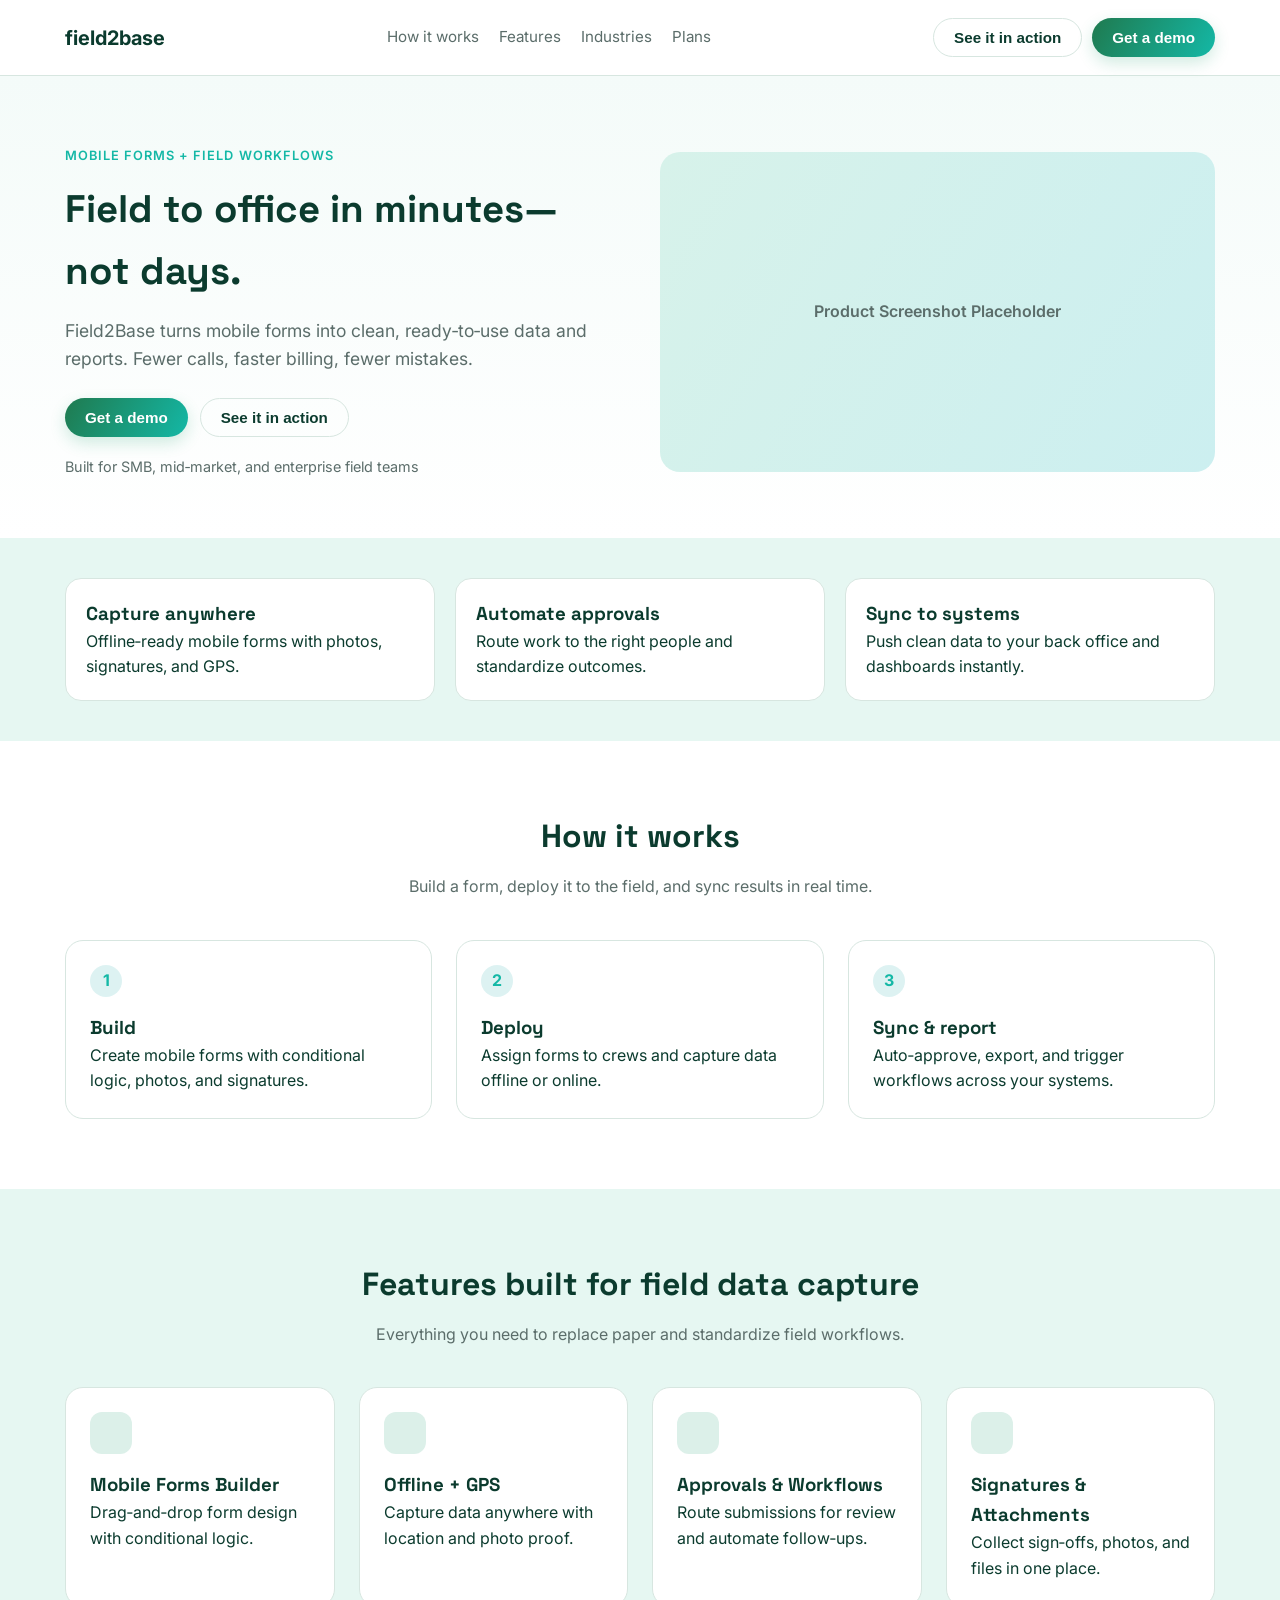
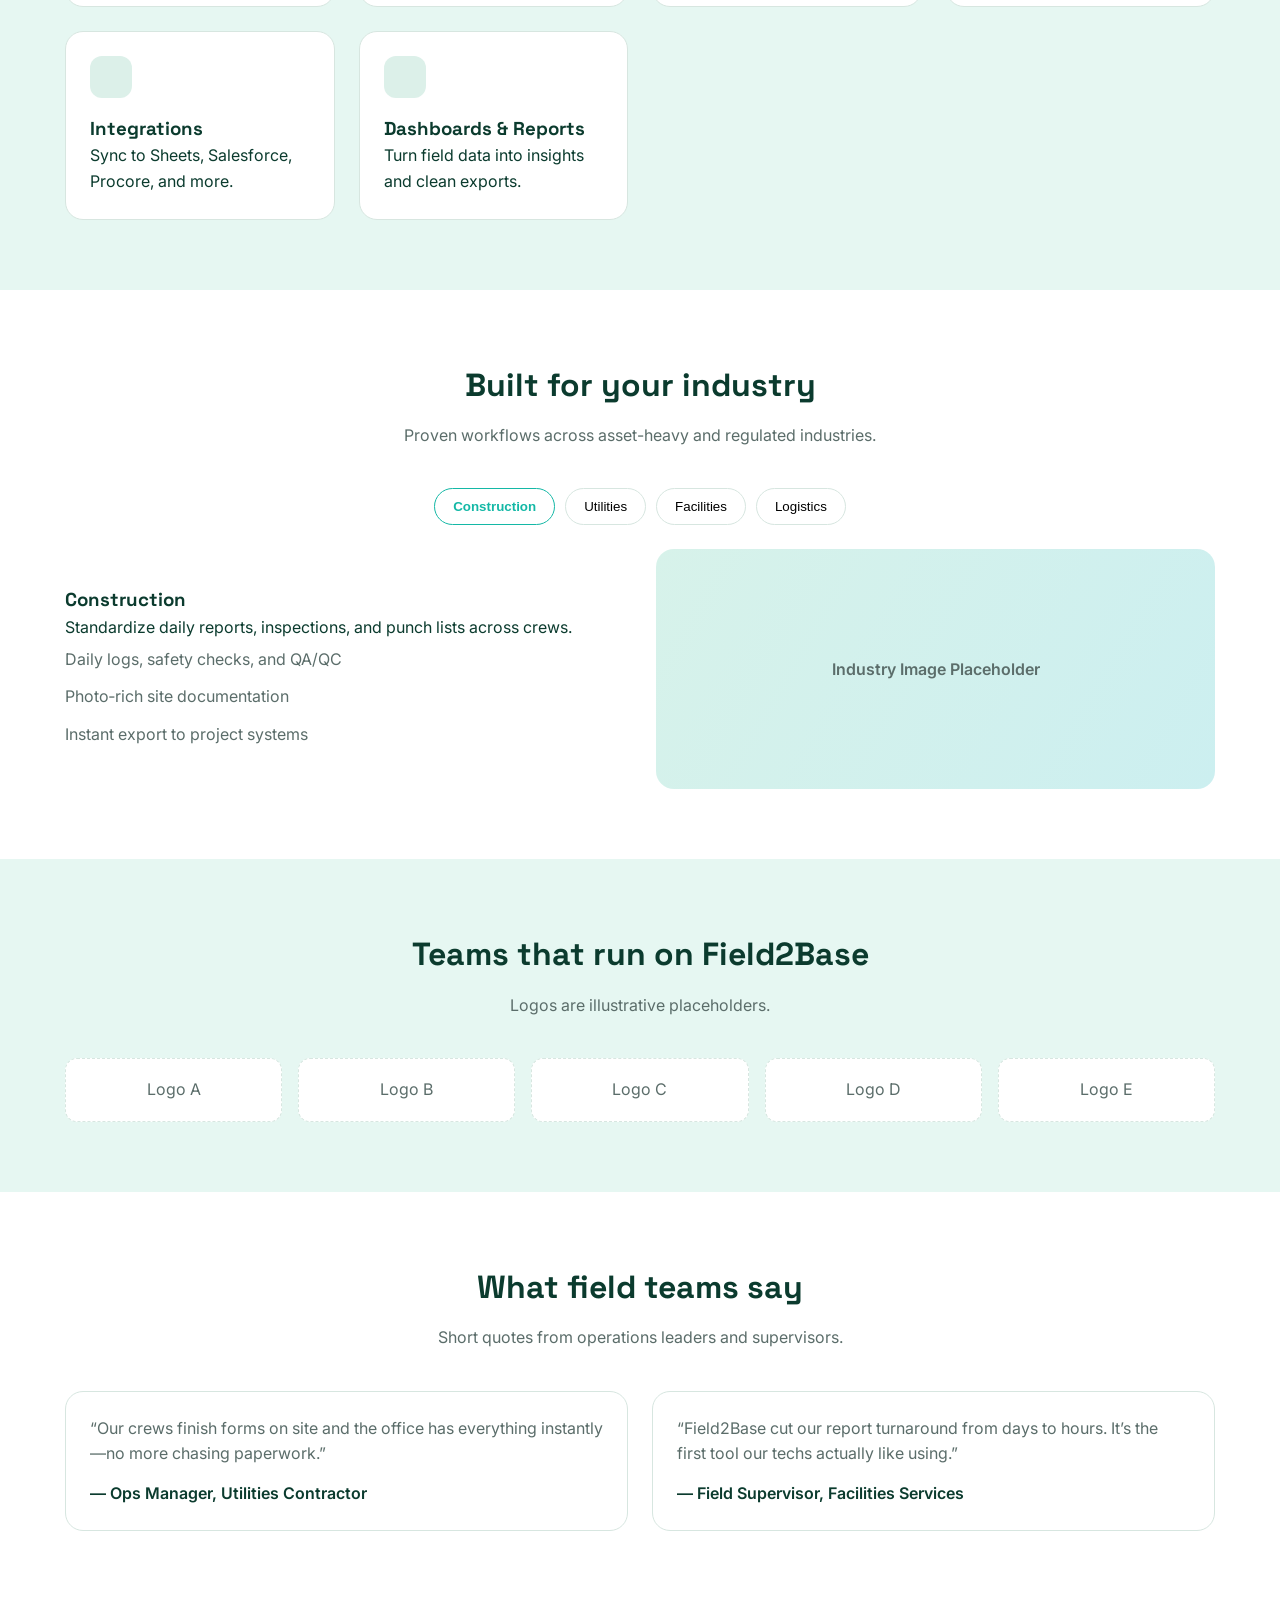
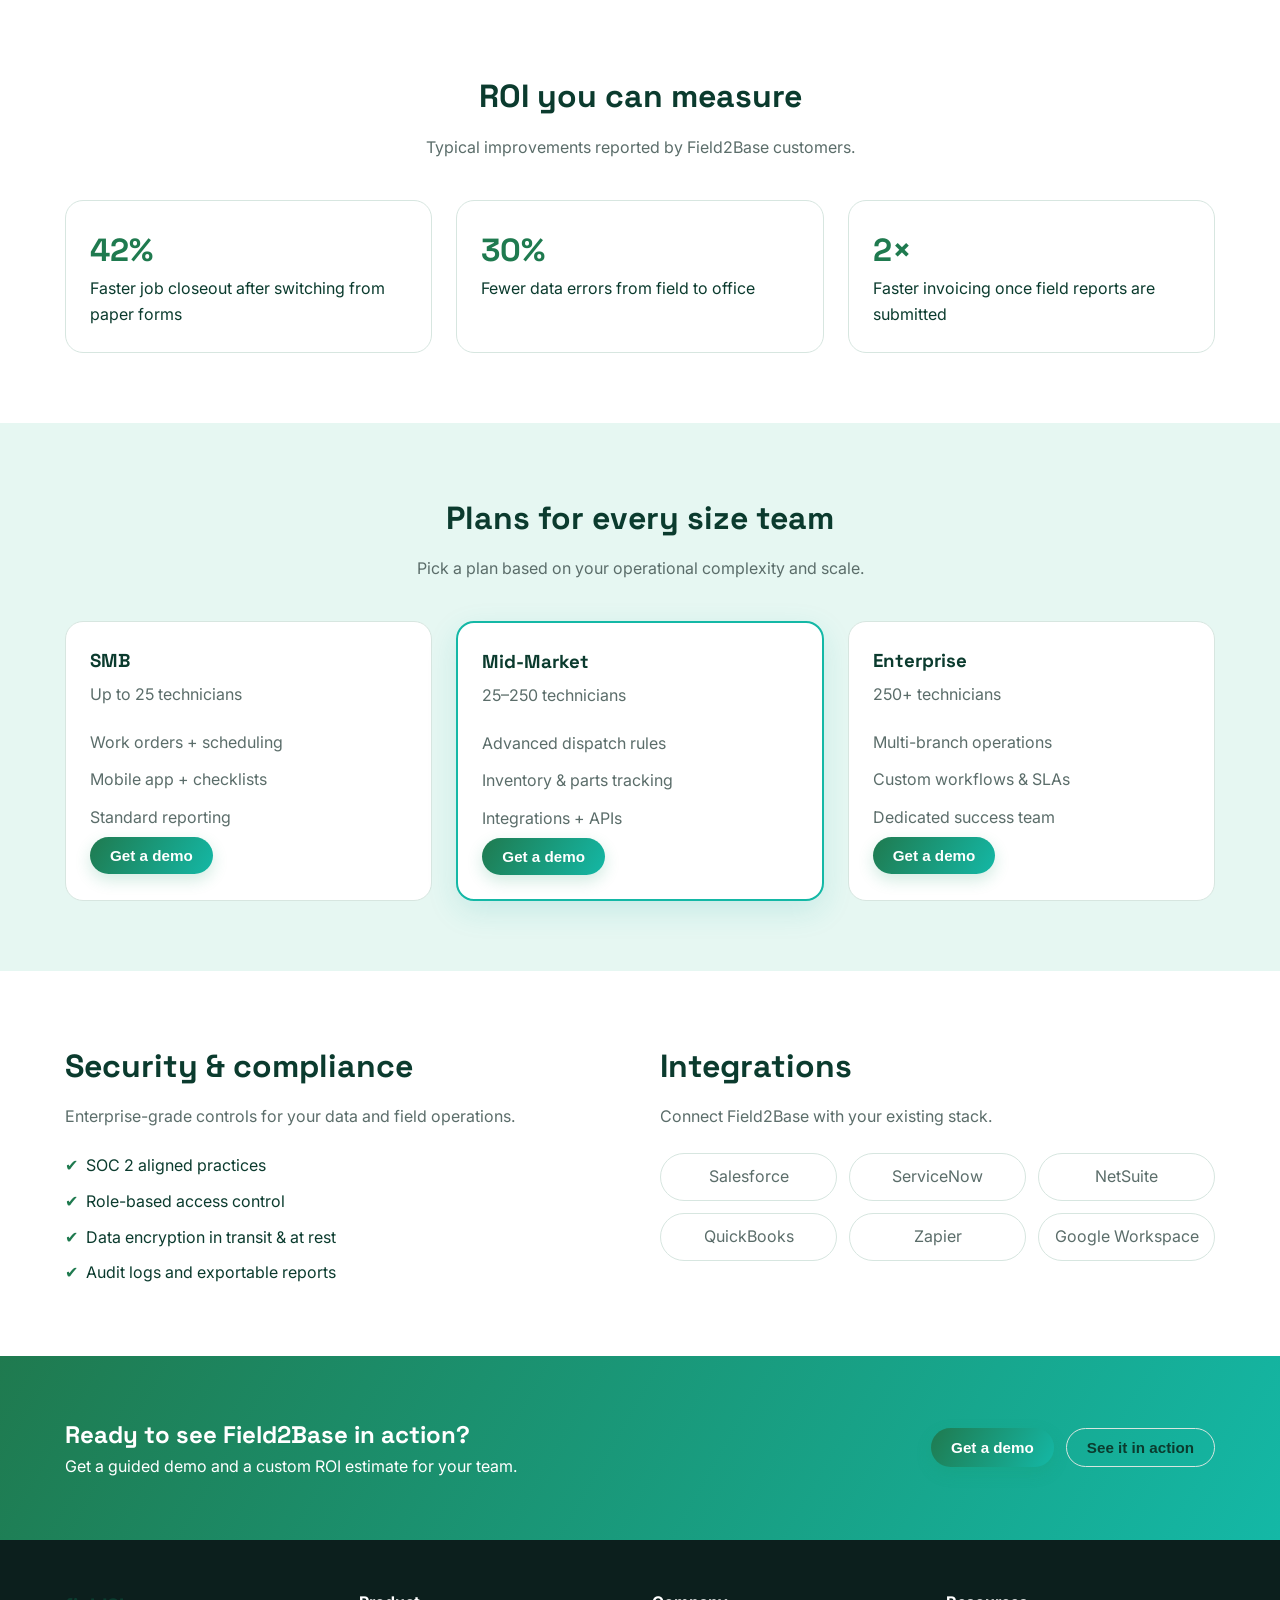
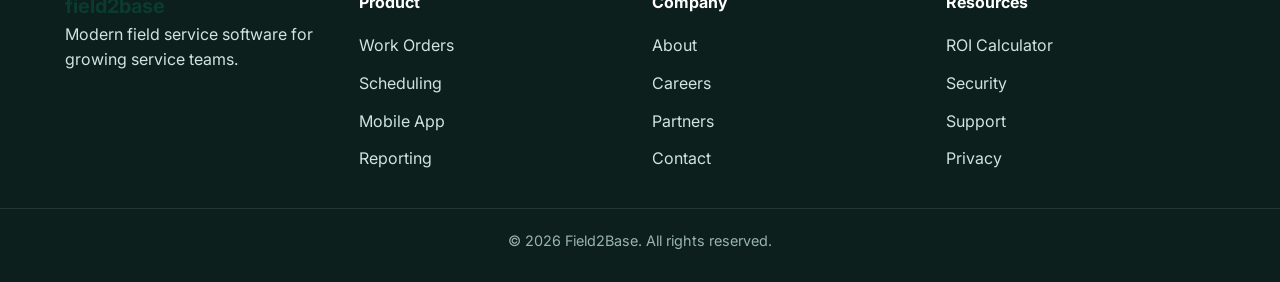
<file: f2b-marketing-prototype/index.html>
<!doctype html>
<html lang="en">
<head>
  <meta charset="utf-8" />
  <meta name="viewport" content="width=device-width, initial-scale=1" />
  <title>Field2Base — Field to Office in Minutes</title>
  <link rel="preconnect" href="https://fonts.googleapis.com">
  <link rel="preconnect" href="https://fonts.gstatic.com" crossorigin>
  <link href="https://fonts.googleapis.com/css2?family=Inter:wght@400;500;600&family=Space+Grotesk:wght@600;700&display=swap" rel="stylesheet">
  <link rel="stylesheet" href="styles.css" />
</head>
<body>
  <header class="site-header">
    <div class="container header-inner">
      <div class="logo">field2base</div>
      <nav class="nav">
        <a href="#how">How it works</a>
        <a href="#features">Features</a>
        <a href="#industries">Industries</a>
        <a href="#plans">Plans</a>
      </nav>
      <div class="header-cta">
        <button class="btn btn-ghost">See it in action</button>
        <button class="btn btn-primary">Get a demo</button>
      </div>
    </div>
  </header>

  <main>
    <!-- Hero -->
    <section class="hero">
      <div class="container hero-grid">
        <div class="hero-copy">
          <p class="eyebrow">Mobile Forms + Field Workflows</p>
          <h1>Field to office in minutes—not days.</h1>
          <p class="lead">Field2Base turns mobile forms into clean, ready‑to‑use data and reports. Fewer calls, faster billing, fewer mistakes.</p>
          <div class="hero-actions">
            <button class="btn btn-primary">Get a demo</button>
            <button class="btn btn-ghost">See it in action</button>
          </div>
          <div class="hero-proof">
            <span>Built for SMB, mid‑market, and enterprise field teams</span>
          </div>
        </div>
        <div class="hero-media">
          <div class="media-block">Product Screenshot Placeholder</div>
        </div>
      </div>
    </section>

    <!-- Value Strip -->
    <section class="value-strip">
      <div class="container value-grid">
        <div class="value-card">
          <h3>Capture anywhere</h3>
          <p>Offline‑ready mobile forms with photos, signatures, and GPS.</p>
        </div>
        <div class="value-card">
          <h3>Automate approvals</h3>
          <p>Route work to the right people and standardize outcomes.</p>
        </div>
        <div class="value-card">
          <h3>Sync to systems</h3>
          <p>Push clean data to your back office and dashboards instantly.</p>
        </div>
      </div>
    </section>

    <!-- How It Works -->
    <section id="how" class="section">
      <div class="container">
        <div class="section-heading">
          <h2>How it works</h2>
          <p>Build a form, deploy it to the field, and sync results in real time.</p>
        </div>
        <div class="how-grid">
          <div class="step-card">
            <span class="step">1</span>
            <h3>Build</h3>
            <p>Create mobile forms with conditional logic, photos, and signatures.</p>
          </div>
          <div class="step-card">
            <span class="step">2</span>
            <h3>Deploy</h3>
            <p>Assign forms to crews and capture data offline or online.</p>
          </div>
          <div class="step-card">
            <span class="step">3</span>
            <h3>Sync & report</h3>
            <p>Auto‑approve, export, and trigger workflows across your systems.</p>
          </div>
        </div>
      </div>
    </section>

    <!-- Features -->
    <section id="features" class="section alt">
      <div class="container">
        <div class="section-heading">
          <h2>Features built for field data capture</h2>
          <p>Everything you need to replace paper and standardize field workflows.</p>
        </div>
        <div class="feature-grid">
          <div class="feature-card">
            <div class="icon-block"></div>
            <h3>Mobile Forms Builder</h3>
            <p>Drag‑and‑drop form design with conditional logic.</p>
          </div>
          <div class="feature-card">
            <div class="icon-block"></div>
            <h3>Offline + GPS</h3>
            <p>Capture data anywhere with location and photo proof.</p>
          </div>
          <div class="feature-card">
            <div class="icon-block"></div>
            <h3>Approvals & Workflows</h3>
            <p>Route submissions for review and automate follow‑ups.</p>
          </div>
          <div class="feature-card">
            <div class="icon-block"></div>
            <h3>Signatures & Attachments</h3>
            <p>Collect sign‑offs, photos, and files in one place.</p>
          </div>
          <div class="feature-card">
            <div class="icon-block"></div>
            <h3>Integrations</h3>
            <p>Sync to Sheets, Salesforce, Procore, and more.</p>
          </div>
          <div class="feature-card">
            <div class="icon-block"></div>
            <h3>Dashboards & Reports</h3>
            <p>Turn field data into insights and clean exports.</p>
          </div>
        </div>
      </div>
    </section>

    <!-- Industry Tabs -->
    <section id="industries" class="section">
      <div class="container">
        <div class="section-heading">
          <h2>Built for your industry</h2>
          <p>Proven workflows across asset-heavy and regulated industries.</p>
        </div>
        <div class="tabs">
          <button class="tab active">Construction</button>
          <button class="tab">Utilities</button>
          <button class="tab">Facilities</button>
          <button class="tab">Logistics</button>
        </div>
        <div class="tab-panel">
          <div class="panel-copy">
            <h3>Construction</h3>
            <p>Standardize daily reports, inspections, and punch lists across crews.</p>
            <ul>
              <li>Daily logs, safety checks, and QA/QC</li>
              <li>Photo‑rich site documentation</li>
              <li>Instant export to project systems</li>
            </ul>
          </div>
          <div class="panel-media">
            <div class="media-block">Industry Image Placeholder</div>
          </div>
        </div>
      </div>
    </section>

    <!-- Proof / Logos -->
    <section class="section alt">
      <div class="container">
        <div class="section-heading">
          <h2>Teams that run on Field2Base</h2>
          <p>Logos are illustrative placeholders.</p>
        </div>
        <div class="logo-row">
          <div class="logo-pill">Logo A</div>
          <div class="logo-pill">Logo B</div>
          <div class="logo-pill">Logo C</div>
          <div class="logo-pill">Logo D</div>
          <div class="logo-pill">Logo E</div>
        </div>
      </div>
    </section>

    <!-- Testimonials -->
    <section class="section">
      <div class="container">
        <div class="section-heading">
          <h2>What field teams say</h2>
          <p>Short quotes from operations leaders and supervisors.</p>
        </div>
        <div class="testimonial-grid">
          <div class="testimonial-card">
            <p>“Our crews finish forms on site and the office has everything instantly—no more chasing paperwork.”</p>
            <span>— Ops Manager, Utilities Contractor</span>
          </div>
          <div class="testimonial-card">
            <p>“Field2Base cut our report turnaround from days to hours. It’s the first tool our techs actually like using.”</p>
            <span>— Field Supervisor, Facilities Services</span>
          </div>
        </div>
      </div>
    </section>

    <!-- ROI / Metrics -->
    <section class="section">
      <div class="container">
        <div class="section-heading">
          <h2>ROI you can measure</h2>
          <p>Typical improvements reported by Field2Base customers.</p>
        </div>
        <div class="metrics-grid">
          <div class="metric-card">
            <h3>42%</h3>
            <p>Faster job closeout after switching from paper forms</p>
          </div>
          <div class="metric-card">
            <h3>30%</h3>
            <p>Fewer data errors from field to office</p>
          </div>
          <div class="metric-card">
            <h3>2×</h3>
            <p>Faster invoicing once field reports are submitted</p>
          </div>
        </div>
      </div>
    </section>

    <!-- Plans -->
    <section id="plans" class="section alt">
      <div class="container">
        <div class="section-heading">
          <h2>Plans for every size team</h2>
          <p>Pick a plan based on your operational complexity and scale.</p>
        </div>
        <div class="plan-grid">
          <div class="plan-card">
            <h3>SMB</h3>
            <p class="plan-tag">Up to 25 technicians</p>
            <ul>
              <li>Work orders + scheduling</li>
              <li>Mobile app + checklists</li>
              <li>Standard reporting</li>
            </ul>
            <button class="btn btn-primary">Get a demo</button>
          </div>
          <div class="plan-card featured">
            <h3>Mid-Market</h3>
            <p class="plan-tag">25–250 technicians</p>
            <ul>
              <li>Advanced dispatch rules</li>
              <li>Inventory & parts tracking</li>
              <li>Integrations + APIs</li>
            </ul>
            <button class="btn btn-primary">Get a demo</button>
          </div>
          <div class="plan-card">
            <h3>Enterprise</h3>
            <p class="plan-tag">250+ technicians</p>
            <ul>
              <li>Multi-branch operations</li>
              <li>Custom workflows & SLAs</li>
              <li>Dedicated success team</li>
            </ul>
            <button class="btn btn-primary">Get a demo</button>
          </div>
        </div>
      </div>
    </section>

    <!-- Security + Integrations -->
    <section class="section">
      <div class="container security-grid">
        <div>
          <div class="section-heading left">
            <h2>Security & compliance</h2>
            <p>Enterprise-grade controls for your data and field operations.</p>
          </div>
          <ul class="checklist">
            <li>SOC 2 aligned practices</li>
            <li>Role-based access control</li>
            <li>Data encryption in transit & at rest</li>
            <li>Audit logs and exportable reports</li>
          </ul>
        </div>
        <div>
          <div class="section-heading left">
            <h2>Integrations</h2>
            <p>Connect Field2Base with your existing stack.</p>
          </div>
          <div class="integration-grid">
            <div class="integration-pill">Salesforce</div>
            <div class="integration-pill">ServiceNow</div>
            <div class="integration-pill">NetSuite</div>
            <div class="integration-pill">QuickBooks</div>
            <div class="integration-pill">Zapier</div>
            <div class="integration-pill">Google Workspace</div>
          </div>
        </div>
      </div>
    </section>

    <!-- Final CTA -->
    <section class="final-cta">
      <div class="container final-cta-inner">
        <div>
          <h2>Ready to see Field2Base in action?</h2>
          <p>Get a guided demo and a custom ROI estimate for your team.</p>
        </div>
        <div class="cta-actions">
          <button class="btn btn-primary">Get a demo</button>
          <button class="btn btn-ghost">See it in action</button>
        </div>
      </div>
    </section>
  </main>

  <footer class="site-footer">
    <div class="container footer-grid">
      <div>
        <div class="logo">field2base</div>
        <p>Modern field service software for growing service teams.</p>
      </div>
      <div>
        <h4>Product</h4>
        <ul>
          <li>Work Orders</li>
          <li>Scheduling</li>
          <li>Mobile App</li>
          <li>Reporting</li>
        </ul>
      </div>
      <div>
        <h4>Company</h4>
        <ul>
          <li>About</li>
          <li>Careers</li>
          <li>Partners</li>
          <li>Contact</li>
        </ul>
      </div>
      <div>
        <h4>Resources</h4>
        <ul>
          <li>ROI Calculator</li>
          <li>Security</li>
          <li>Support</li>
          <li>Privacy</li>
        </ul>
      </div>
    </div>
    <div class="footer-bottom">© 2026 Field2Base. All rights reserved.</div>
  </footer>
</body>
</html>
</file>
<file: f2b-marketing-prototype/styles.css>
:root {
  --green: #1F7A4F;
  --teal: #14B8A6;
  --mint: #A7F3D0;
  --dark: #0B3B2E;
  --light: #E6F7F2;
  --muted: #5b6d6a;
  --border: #d7e6e0;
  --white: #ffffff;
}

* {
  box-sizing: border-box;
  margin: 0;
  padding: 0;
}

body {
  font-family: "Inter", "Segoe UI", system-ui, -apple-system, sans-serif;
  color: var(--dark);
  background: var(--white);
  line-height: 1.6;
}

h1, h2, h3 {
  font-family: "Space Grotesk", "Inter", system-ui, sans-serif;
}

.container {
  width: min(1150px, 90%);
  margin: 0 auto;
}

.site-header {
  background: var(--white);
  border-bottom: 1px solid var(--border);
  position: sticky;
  top: 0;
  z-index: 20;
}

.header-inner {
  display: flex;
  align-items: center;
  justify-content: space-between;
  padding: 18px 0;
  gap: 16px;
}

.logo {
  font-weight: 700;
  font-size: 1.25rem;
  color: var(--dark);
}

.nav {
  display: flex;
  gap: 20px;
  font-size: 0.95rem;
}

.nav a {
  text-decoration: none;
  color: var(--muted);
}

.nav a:hover {
  color: var(--green);
}

.header-cta {
  display: flex;
  gap: 10px;
}

.btn {
  border: none;
  border-radius: 999px;
  padding: 10px 20px;
  font-weight: 600;
  cursor: pointer;
  transition: all 0.2s ease;
  font-size: 0.95rem;
}

.btn-primary {
  background: linear-gradient(120deg, var(--green), var(--teal));
  color: var(--white);
  box-shadow: 0 6px 16px rgba(26, 155, 107, 0.2);
}

.btn-primary:hover {
  filter: brightness(0.95);
}

.btn-ghost {
  background: transparent;
  border: 1px solid var(--border);
  color: var(--dark);
}

.btn-ghost:hover {
  border-color: var(--green);
  color: var(--green);
}

.hero {
  padding: 70px 0 60px;
  background: linear-gradient(180deg, #f4fbf9 0%, #ffffff 100%);
}

.hero-grid {
  display: grid;
  grid-template-columns: repeat(auto-fit, minmax(280px, 1fr));
  align-items: center;
  gap: 40px;
}

.hero-copy h1 {
  font-size: clamp(2.2rem, 3vw, 3.2rem);
  margin: 12px 0 16px;
}

.eyebrow {
  text-transform: uppercase;
  font-weight: 600;
  color: var(--teal);
  letter-spacing: 0.08em;
  font-size: 0.8rem;
}

.lead {
  color: var(--muted);
  font-size: 1.1rem;
}

.hero-actions {
  margin: 24px 0 18px;
  display: flex;
  gap: 12px;
  flex-wrap: wrap;
}

.hero-proof {
  font-size: 0.9rem;
  color: var(--muted);
}

.hero-media .media-block {
  height: 320px;
  border-radius: 20px;
  background: linear-gradient(120deg, #d7f2ea, #cceff0);
  display: flex;
  align-items: center;
  justify-content: center;
  color: var(--muted);
  font-weight: 600;
}

.value-strip {
  background: var(--light);
  padding: 40px 0;
}

.value-grid {
  display: grid;
  grid-template-columns: repeat(auto-fit, minmax(220px, 1fr));
  gap: 20px;
}

.value-card {
  background: var(--white);
  border: 1px solid var(--border);
  border-radius: 16px;
  padding: 20px;
}

.section {
  padding: 70px 0;
}

.section.alt {
  background: var(--light);
}

.section-heading {
  text-align: center;
  max-width: 620px;
  margin: 0 auto 40px;
}

.section-heading.left {
  text-align: left;
  margin: 0 0 24px;
}

.section-heading h2 {
  font-size: 2rem;
  margin-bottom: 12px;
}

.section-heading p {
  color: var(--muted);
}

.how-grid,
.feature-grid,
.metrics-grid,
.plan-grid {
  display: grid;
  grid-template-columns: repeat(auto-fit, minmax(240px, 1fr));
  gap: 24px;
}

.step-card,
.feature-card,
.metric-card,
.plan-card {
  background: var(--white);
  border: 1px solid var(--border);
  border-radius: 18px;
  padding: 24px;
}

.step {
  width: 32px;
  height: 32px;
  display: inline-flex;
  align-items: center;
  justify-content: center;
  border-radius: 50%;
  background: rgba(27, 165, 167, 0.15);
  color: var(--teal);
  font-weight: 700;
  margin-bottom: 16px;
}

.icon-block {
  width: 42px;
  height: 42px;
  border-radius: 12px;
  background: rgba(26, 155, 107, 0.15);
  margin-bottom: 16px;
}

.tabs {
  display: flex;
  gap: 10px;
  flex-wrap: wrap;
  justify-content: center;
  margin-bottom: 24px;
}

.tab {
  padding: 10px 18px;
  border-radius: 999px;
  border: 1px solid var(--border);
  background: var(--white);
  cursor: pointer;
}

.tab.active {
  border-color: var(--teal);
  color: var(--teal);
  font-weight: 600;
}

.tab-panel {
  display: grid;
  grid-template-columns: repeat(auto-fit, minmax(260px, 1fr));
  gap: 32px;
  align-items: center;
}

.panel-media .media-block {
  height: 240px;
  border-radius: 18px;
  background: linear-gradient(120deg, #d7f2ea, #cceff0);
  display: flex;
  align-items: center;
  justify-content: center;
  color: var(--muted);
  font-weight: 600;
}

.logo-row {
  display: grid;
  grid-template-columns: repeat(auto-fit, minmax(120px, 1fr));
  gap: 16px;
}

.logo-pill {
  background: var(--white);
  border: 1px dashed var(--border);
  border-radius: 12px;
  padding: 18px;
  text-align: center;
  color: var(--muted);
}

.testimonial-grid {
  display: grid;
  grid-template-columns: repeat(auto-fit, minmax(260px, 1fr));
  gap: 24px;
}

.testimonial-card {
  background: var(--white);
  border: 1px solid var(--border);
  border-radius: 18px;
  padding: 24px;
  color: var(--muted);
}

.testimonial-card span {
  display: block;
  margin-top: 14px;
  color: var(--dark);
  font-weight: 600;
}

.metric-card h3 {
  font-size: 2rem;
  color: var(--green);
}

.plan-card ul,
.panel-copy ul,
.footer-grid ul {
  list-style: none;
  padding-left: 0;
}

.plan-card ul li,
.panel-copy ul li {
  padding: 6px 0;
  color: var(--muted);
}

.plan-card.featured {
  border: 2px solid var(--teal);
  box-shadow: 0 10px 30px rgba(27, 165, 167, 0.15);
}

.plan-tag {
  color: var(--muted);
  margin: 6px 0 16px;
}

.security-grid {
  display: grid;
  grid-template-columns: repeat(auto-fit, minmax(260px, 1fr));
  gap: 40px;
}

.checklist {
  list-style: none;
  display: grid;
  gap: 10px;
}

.checklist li::before {
  content: "✔";
  color: var(--green);
  margin-right: 8px;
}

.integration-grid {
  display: grid;
  grid-template-columns: repeat(auto-fit, minmax(130px, 1fr));
  gap: 12px;
}

.integration-pill {
  border: 1px solid var(--border);
  border-radius: 999px;
  padding: 10px 12px;
  text-align: center;
  color: var(--muted);
  background: var(--white);
}

.final-cta {
  background: linear-gradient(120deg, var(--green), var(--teal));
  color: var(--white);
  padding: 60px 0;
}

.final-cta-inner {
  display: flex;
  align-items: center;
  justify-content: space-between;
  flex-wrap: wrap;
  gap: 20px;
}

.cta-actions {
  display: flex;
  gap: 12px;
  flex-wrap: wrap;
}

.site-footer {
  background: #0c1f1d;
  color: #cfe3df;
  padding: 50px 0 30px;
}

.footer-grid {
  display: grid;
  grid-template-columns: repeat(auto-fit, minmax(180px, 1fr));
  gap: 24px;
  margin-bottom: 30px;
}

.footer-grid h4 {
  color: var(--white);
  margin-bottom: 12px;
}

.footer-grid li {
  padding: 6px 0;
}

.footer-bottom {
  text-align: center;
  color: #9bb3ae;
  font-size: 0.9rem;
  border-top: 1px solid rgba(255, 255, 255, 0.1);
  padding-top: 20px;
}

@media (max-width: 900px) {
  .nav {
    display: none;
  }

  .header-cta {
    flex: 1;
    justify-content: flex-end;
  }
}

@media (max-width: 600px) {
  .header-inner {
    flex-wrap: wrap;
  }

  .header-cta {
    width: 100%;
    justify-content: flex-start;
  }

  .hero-media .media-block,
  .panel-media .media-block {
    height: 200px;
  }
}
</file>
